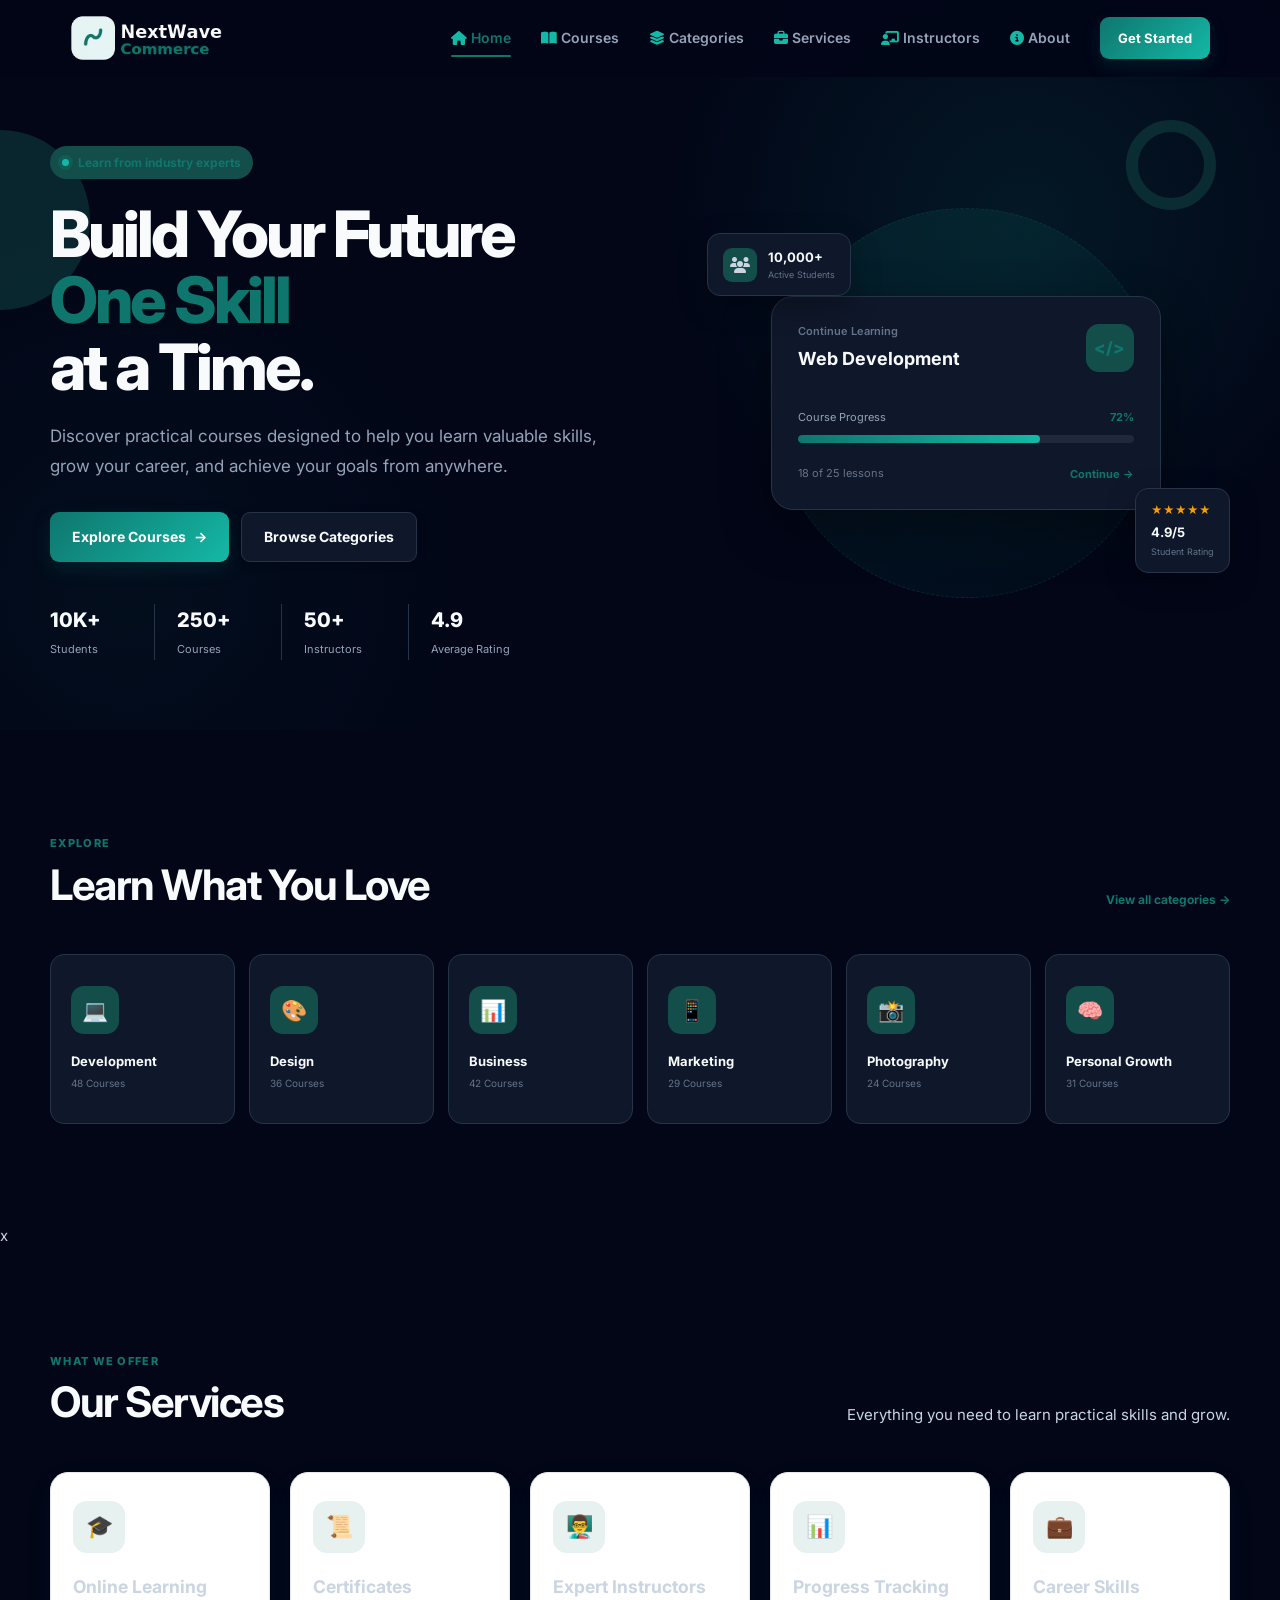
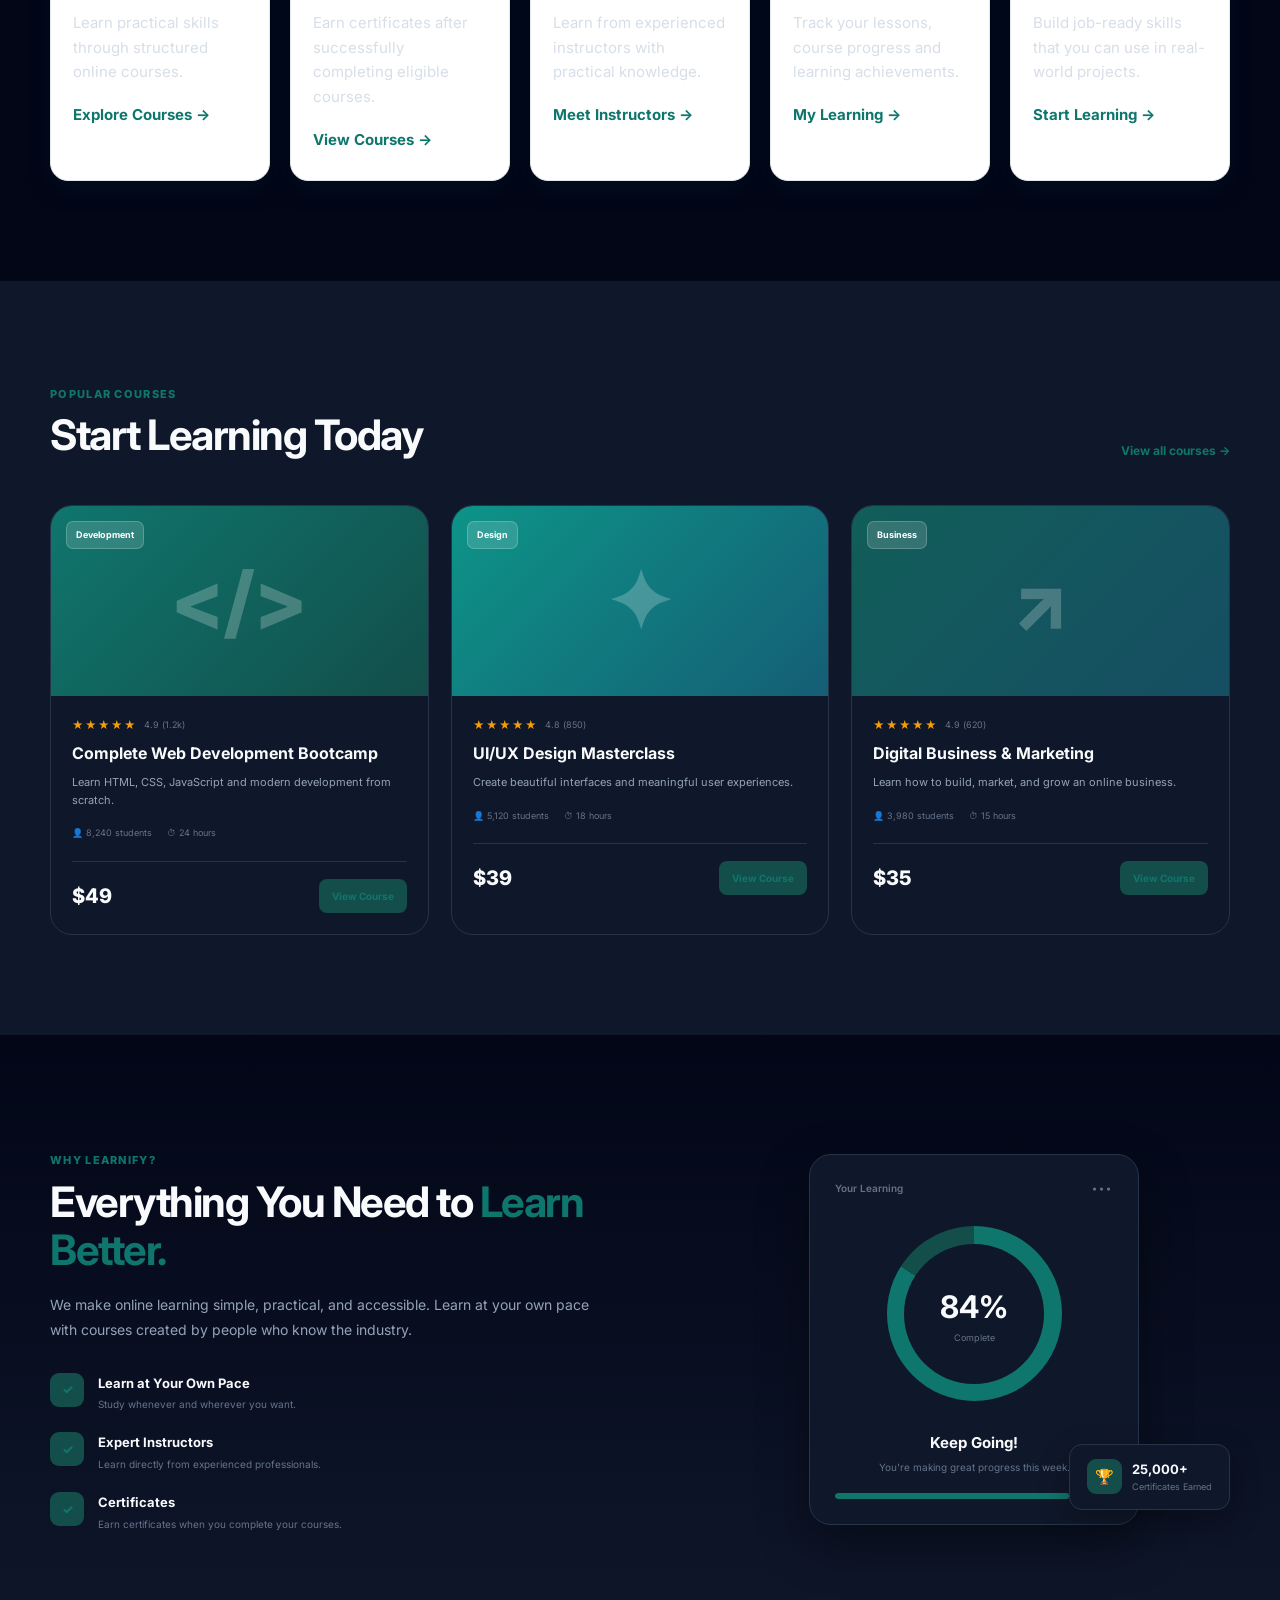
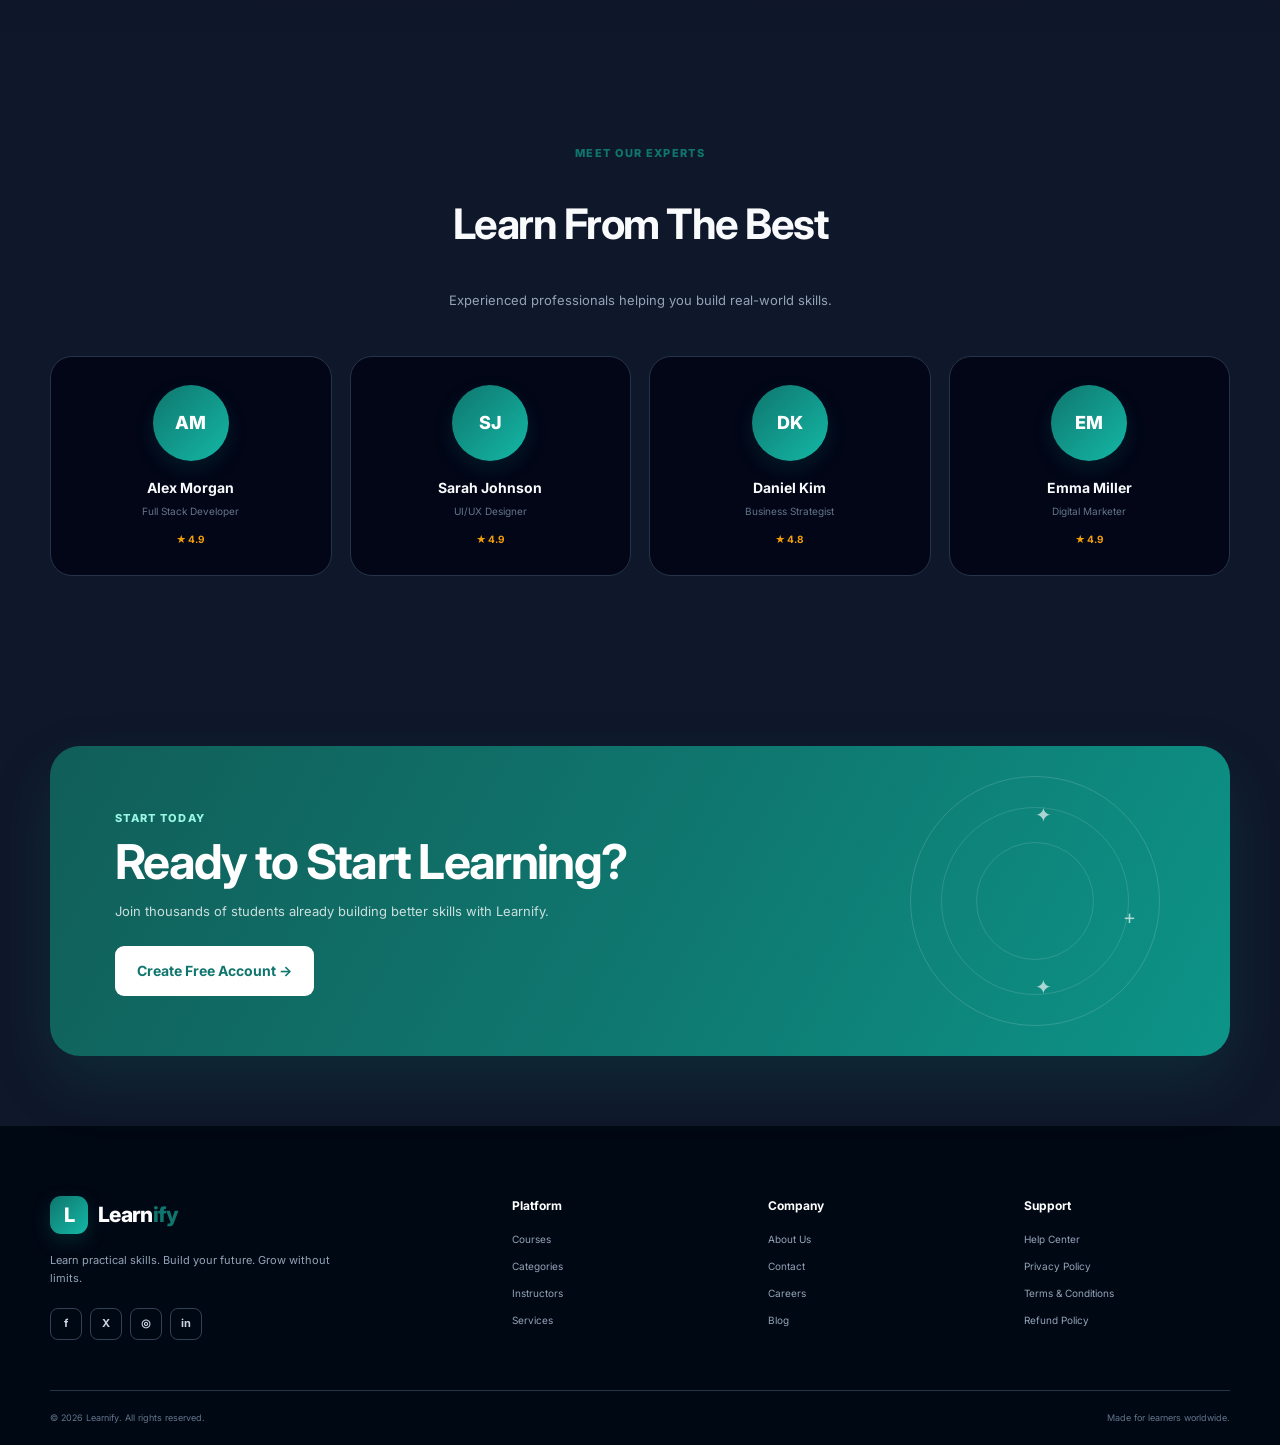
<file: frontend/index.html>
<!DOCTYPE html>
<html lang="en">
<head>
    <meta charset="UTF-8">

    <meta
        name="viewport"
        content="width=device-width, initial-scale=1.0"
    >

    <meta
        name="description"
        content="Learn new skills with premium online courses, expert instructors, and a powerful learning platform."
    >

    <meta
        name="theme-color"
        content="#0F766E"
    >

   <title>NextWave Commerce</title>
<link rel="icon" type="image/png" href="assets/cccc.png" sizes="128x128">
<link rel="apple-touch-icon" href="assets/cccc.png">
    <link
        rel="preconnect"
        href="https://fonts.googleapis.com"
    >
    <link
    rel="stylesheet"
    href="https://cdnjs.cloudflare.com/ajax/libs/font-awesome/6.5.2/css/all.min.css"
>

    <link
        rel="preconnect"
        href="https://fonts.gstatic.com"
        crossorigin
    >

    <link
        href="https://fonts.googleapis.com/css2?family=Inter:wght@400;500;600;700;800&display=swap"
        rel="stylesheet"
    >

    <!-- Main stylesheet -->
    <link
        rel="stylesheet"
        href="style.css"
    >

<style>
/* =========================
   SERVICES
========================= */
.services-section {
    padding: 100px 0;
}

.services-grid {
    display: grid;
    grid-template-columns: repeat(5, minmax(0, 1fr));
    gap: 20px;
    margin-top: 45px;
}

.service-card {
    padding: 28px 22px;
    border: 1px solid var(--border-color, #e5e7eb);
    border-radius: 18px;
    background: var(--card-bg, #ffffff);
    box-shadow: 0 10px 30px rgba(15, 118, 110, 0.07);
    transition: transform .25s ease, box-shadow .25s ease;
}

.service-card:hover {
    transform: translateY(-7px);
    box-shadow: 0 18px 40px rgba(15, 118, 110, 0.13);
}
/* =========================================================
  icon
  
   ========================================================= */

.active-icon {
    color: #14b8a6;
}

.service-icon {
    width: 52px;
    height: 52px;
    display: grid;
    place-items: center;
    border-radius: 14px;
    background: rgba(15, 118, 110, .10);
    color: #0f766e;
    font-size: 22px;
    margin-bottom: 20px;
}

.service-card h3 {
    margin: 0 0 10px;
}

.service-card p {
    margin: 0 0 18px;
    line-height: 1.65;
    opacity: .78;
}

.service-link {
    color: #0f766e;
    font-weight: 700;
    text-decoration: none;
}

@media (max-width: 1100px) {
    .services-grid {
        grid-template-columns: repeat(3, 1fr);
    }
}

@media (max-width: 700px) {
    .services-grid {
        grid-template-columns: repeat(2, 1fr);
    }
}

@media (max-width: 480px) {
    .services-grid {
        grid-template-columns: 1fr;
    }
}
</style>

</head>

<body>

    <!-- =========================
         PAGE LOADER
    ========================== -->

    <div
        class="page-loader"
        id="pageLoader"
        aria-hidden="true"
    >
        <div class="loader-spinner"></div>
        <span>Loading...</span>
    </div>


    <!-- =========================
         HEADER / NAVIGATION
    ========================== -->

    <header class="site-header" id="siteHeader">

        <div class="container nav-container">

    <!-- Logo -->
    <div class="container nav-container">

    <a href="index.html" class="brand" aria-label="NextWave Commerce Home">
        <img
            src="assets/for heard.png"
            alt="NextWave Commerce Logo"
            class="brand-logo"
        >
    </a>



            <!-- Desktop Navigation -->

            <nav
                class="main-navigation"
                id="mainNavigation"
                aria-label="Main navigation"
            >
                <a
                    href="#home"
                    class="nav-link active"
                >            <i class="fa-solid fa-house active-icon"></i>

                    Home
                </a>

                <a
                    href="#courses"
                    class="nav-link"
                >            <i class="fa-solid fa-book-open active-icon" ></i> 

                    Courses
                </a>

                <a
                    href="#categories"
                    class="nav-link"
                >        <i class="fa-solid fa-layer-group  active-icon"></i>

                    Categories
                </a>

                <a
                    href="#services"
                    class="nav-link"
                >            <i class="fa-solid fa-briefcase active-icon"></i> 

                    Services
                </a>

                <a
                    href="#instructors"
                    class="nav-link"
                >            <i class="fa-solid fa-chalkboard-user  active-icon"></i>

                    Instructors
                </a>

                <a
                    href="#about"
                    class="nav-link"
                >        <i class="fa-solid fa-circle-info active-icon"></i> 

                    About
                </a>
            </nav>


            <!-- Navigation Actions -->

            <div class="nav-actions">


                

                <a
                    href="user-panel/user-panel.html?register=true"
                    class="btn btn-primary signup-btn"
                >
                    Get Started
                </a>

            </div>


            <!-- Mobile Menu Button -->

            <button
                type="button"
                class="mobile-menu-btn"
                id="mobileMenuBtn"
                aria-label="Open navigation menu"
                aria-expanded="false"
            >
                <span></span>
                <span></span>
                <span></span>
            </button>

        </div>

    </header>


    <!-- =========================
         MOBILE NAVIGATION
    ========================== -->

    <div
        class="mobile-navigation"
        id="mobileNavigation"
    >

        <a href="#home" class="mobile-nav-link">
            <i class="fa-solid fa-house active-icon"></i>
            Home
        </a>

        <a href="#courses" class="mobile-nav-link">
            <i class="fa-solid fa-book-open active-icon" ></i> 
            Courses
        </a>

        <a href="#categories" class="mobile-nav-link">
        <i class="fa-solid fa-layer-group  active-icon"></i>
            Categories
        </a>

        <a href="#services" class="mobile-nav-link">

            <i class="fa-solid fa-briefcase active-icon"></i> 
            Services
        </a>

        <a href="#instructors" class="mobile-nav-link">

            <i class="fa-solid fa-chalkboard-user  active-icon"></i>
            Instructors
        </a>

        <a href="#about" class="mobile-nav-link">

        <i class="fa-solid fa-circle-info active-icon"></i> 
            About
        </a>

        <div class="mobile-nav-actions">

            <a
                href="user-panel/user-panel.html"
                class="btn btn-outline"
            >
                Login
            </a>

            <a
                href="user-panel/user-panel.html?register=true"
                class="btn btn-primary"
            >
                Get Started
            </a>

        </div>

    </div>


    <main>

        <!-- =========================
             HERO SECTION
        ========================== -->

        <section
            class="hero-section"
            id="home"
        >

            <div class="hero-background-shape shape-one"></div>
            <div class="hero-background-shape shape-two"></div>

            <div class="container hero-container">

                <div class="hero-content">

                    <div class="hero-badge">
                        <span class="badge-dot"></span>
                        Learn from industry experts
                    </div>

                    <h1>
                        Build Your Future
                        <span>One Skill</span>
                        at a Time.
                    </h1>

                    <p>
                        Discover practical courses designed to help you
                        learn valuable skills, grow your career, and achieve
                        your goals from anywhere.
                    </p>

                    <div class="hero-buttons">

                        <a
                            href="#courses"
                            class="btn btn-primary btn-large"
                        >
                            Explore Courses
                            <span>→</span>
                        </a>

                        <a
                            href="#categories"
                            class="btn btn-light btn-large"
                        >
                            Browse Categories
                        </a>

                    </div>


                    <!-- Hero Stats -->

                    <div class="hero-stats">

                        <div class="hero-stat">
                            <strong>10K+</strong>
                            <span>Students</span>
                        </div>

                        <div class="hero-stat">
                            <strong>250+</strong>
                            <span>Courses</span>
                        </div>

                        <div class="hero-stat">
                            <strong>50+</strong>
                            <span>Instructors</span>
                        </div>

                        <div class="hero-stat">
                            <strong>4.9</strong>
                            <span>Average Rating</span>
                        </div>

                    </div>

                </div>


                <!-- Hero Visual -->

                <div class="hero-visual">

                    <div class="hero-card main-learning-card">

                        <div class="learning-card-header">

                            <div>
                                <span class="small-label">
                                    Continue Learning
                                </span>

                                <h3>
                                    Web Development
                                </h3>
                            </div>

                            <div class="course-icon">
                                &lt;/&gt;
                            </div>

                        </div>


                        <div class="progress-area">

                            <div class="progress-info">
                                <span>Course Progress</span>
                                <strong>72%</strong>
                            </div>

                            <div class="progress-bar">
                                <span style="width: 72%;"></span>
                            </div>

                        </div>


                        <div class="learning-footer">

                            <span>
                                18 of 25 lessons
                            </span>

                            <button
                                type="button"
                                class="continue-btn"
                            >
                                Continue →
                            </button>

                        </div>

                    </div>


                    <!-- Floating Card -->

                    <div class="floating-card students-card">

                        <div class="floating-icon">
                            <i class="fa-solid fa-users"></i>
                        </div>

                        <div>
                            <strong>10,000+</strong>
                            <span>Active Students</span>
                        </div>

                    </div>


                    <div class="floating-card rating-card">

                        <div class="rating-stars">
                            ★★★★★
                        </div>

                        <strong>
                            4.9/5
                        </strong>

                        <span>
                            Student Rating
                        </span>

                    </div>


                    <!-- Decorative Circle -->

                    <div class="hero-circle">

                        <div class="circle-content">
                            <span>LEARN</span>
                            <strong>∞</strong>
                            <span>GROW</span>
                        </div>

                    </div>

                </div>

            </div>

        </section>


<!-- =========================
                   CATEGORIES
        ========================== -->


        <section
            class="section categories-section"
            id="categories"
        >

            <div class="container">

                <div class="section-heading">

                    <div>
                        <span class="section-label">
                            Explore
                        </span>

                        <h2>
                            Learn What You Love
                        </h2>
                    </div>

                    <a
                        href="#courses"
                        class="text-link"
                    >
                        View all categories →
                    </a>

                </div>


                <div class="categories-grid">

                    <a
                        href="#courses"
                        class="category-card"
                    >
                        <div class="category-icon">
                            💻
                        </div>

                        <h3>
                            Development
                        </h3>

                        <p>
                            48 Courses
                        </p>
                    </a>


                    <a
                        href="#courses"
                        class="category-card"
                    >
                        <div class="category-icon">
                            🎨
                        </div>

                        <h3>
                            Design
                        </h3>

                        <p>
                            36 Courses
                        </p>
                    </a>


                    <a
                        href="#courses"
                        class="category-card"
                    >
                        <div class="category-icon">
                            📊
                        </div>

                        <h3>
                            Business
                        </h3>

                        <p>
                            42 Courses
                        </p>
                    </a>


                    <a
                        href="#courses"
                        class="category-card"
                    >
                        <div class="category-icon">
                            📱
                        </div>

                        <h3>
                            Marketing
                        </h3>

                        <p>
                            29 Courses
                        </p>
                    </a>


                    <a
                        href="#courses"
                        class="category-card"
                    >
                        <div class="category-icon">
                            📸
                        </div>

                        <h3>
                            Photography
                        </h3>

                        <p>
                            24 Courses
                        </p>
                    </a>


                    <a
                        href="#courses"
                        class="category-card"
                    >
                        <div class="category-icon">
                            🧠
                        </div>

                        <h3>
                            Personal Growth
                        </h3>

                        <p>
                            31 Courses
                        </p>
                    </a>

                </div>

            </div>

        </section>

x
        <!-- =========================
             SERVICES
        ========================== -->
        <section class="section services-section" id="services">
            <div class="container">

                <div class="section-heading">
                    <div>
                        <span class="section-label">What We Offer</span>
                        <h2>Our <span>Services</span></h2>
                    </div>
                    <p>
                        Everything you need to learn practical skills and grow.
                    </p>
                </div>

                <div class="services-grid">

                    <article class="service-card">
                        <div class="service-icon">🎓</div>
                        <h3>Online Learning</h3>
                        <p>Learn practical skills through structured online courses.</p>
                        <a href="#courses" class="service-link">Explore Courses →</a>
                    </article>

                    <article class="service-card">
                        <div class="service-icon">📜</div>
                        <h3>Certificates</h3>
                        <p>Earn certificates after successfully completing eligible courses.</p>
                        <a href="#courses" class="service-link">View Courses →</a>
                    </article>

                    <article class="service-card">
                        <div class="service-icon">👨‍🏫</div>
                        <h3>Expert Instructors</h3>
                        <p>Learn from experienced instructors with practical knowledge.</p>
                        <a href="#instructors" class="service-link">Meet Instructors →</a>
                    </article>

                    <article class="service-card">
                        <div class="service-icon">📊</div>
                        <h3>Progress Tracking</h3>
                        <p>Track your lessons, course progress and learning achievements.</p>
                        <a href="user-panel/user-panel.html" class="service-link">My Learning →</a>
                    </article>

                    <article class="service-card">
                        <div class="service-icon">💼</div>
                        <h3>Career Skills</h3>
                        <p>Build job-ready skills that you can use in real-world projects.</p>
                        <a href="#courses" class="service-link">Start Learning →</a>
                    </article>

                </div>
            </div>
        </section>

        <!-- =========================
             FEATURED COURSES
        ========================== -->

        <section
            class="section courses-section"
            id="courses"
        >

            <div class="container">

                <div class="section-heading">

                    <div>
                        <span class="section-label">
                            Popular Courses
                        </span>

                        <h2>
                            Start Learning Today
                        </h2>
                    </div>

                    <a
                        href="#courses"
                        class="text-link"
                    >
                        View all courses →
                    </a>

                </div>


                <div class="courses-grid">

                    <!-- Course 1 -->

                    <article class="course-card">

                        <div class="course-thumbnail development-bg">

                            <span class="course-category">
                                Development
                            </span>

                            <div class="thumbnail-code">
                                &lt;/&gt;
                            </div>

                        </div>

                        <div class="course-content">

                            <div class="course-rating">
                                <span>★★★★★</span>
                                <small>
                                    4.9 (1.2k)
                                </small>
                            </div>

                            <h3>
                                Complete Web Development Bootcamp
                            </h3>

                            <p>
                                Learn HTML, CSS, JavaScript and modern
                                development from scratch.
                            </p>

                            <div class="course-meta">
                                <span>👤 8,240 students</span>
                                <span>⏱ 24 hours</span>
                            </div>

                            <div class="course-bottom">

                                <strong class="course-price">
                                    $49
                                </strong>

                                <a
                                    href="user-panel/user-panel.html"
                                    class="course-btn"
                                >
                                    View Course
                                </a>

                            </div>

                        </div>

                    </article>


                    <!-- Course 2 -->

                    <article class="course-card">

                        <div class="course-thumbnail design-bg">

                            <span class="course-category">
                                Design
                            </span>

                            <div class="thumbnail-code">
                                ✦
                            </div>

                        </div>

                        <div class="course-content">

                            <div class="course-rating">
                                <span>★★★★★</span>
                                <small>
                                    4.8 (850)
                                </small>
                            </div>

                            <h3>
                                UI/UX Design Masterclass
                            </h3>

                            <p>
                                Create beautiful interfaces and meaningful
                                user experiences.
                            </p>

                            <div class="course-meta">
                                <span>👤 5,120 students</span>
                                <span>⏱ 18 hours</span>
                            </div>

                            <div class="course-bottom">

                                <strong class="course-price">
                                    $39
                                </strong>

                                <a
                                    href="user-panel/user-panel.html"
                                    class="course-btn"
                                >
                                    View Course
                                </a>

                            </div>

                        </div>

                    </article>


                    <!-- Course 3 -->

                    <article class="course-card">

                        <div class="course-thumbnail business-bg">

                            <span class="course-category">
                                Business
                            </span>

                            <div class="thumbnail-code">
                                ↗
                            </div>

                        </div>

                        <div class="course-content">

                            <div class="course-rating">
                                <span>★★★★★</span>
                                <small>
                                    4.9 (620)
                                </small>
                            </div>

                            <h3>
                                Digital Business & Marketing
                            </h3>

                            <p>
                                Learn how to build, market, and grow an
                                online business.
                            </p>

                            <div class="course-meta">
                                <span>👤 3,980 students</span>
                                <span>⏱ 15 hours</span>
                            </div>

                            <div class="course-bottom">

                                <strong class="course-price">
                                    $35
                                </strong>

                                <a
                                    href="user-panel/user-panel.html"
                                    class="course-btn"
                                >
                                    View Course
                                </a>

                            </div>

                        </div>

                    </article>

                </div>

            </div>

        </section>


        <!-- =========================
             WHY CHOOSE US
        ========================== -->

        <section
            class="section benefits-section"
            id="about"
        >

            <div class="container benefits-container">

                <div class="benefits-content">

                    <span class="section-label">
                        Why Learnify?
                    </span>

                    <h2>
                        Everything You Need to
                        <span>Learn Better.</span>
                    </h2>

                    <p>
                        We make online learning simple, practical, and
                        accessible. Learn at your own pace with courses
                        created by people who know the industry.
                    </p>


                    <div class="benefit-list">

                        <div class="benefit-item">

                            <div class="benefit-icon">
                                ✓
                            </div>

                            <div>
                                <h3>
                                    Learn at Your Own Pace
                                </h3>

                                <p>
                                    Study whenever and wherever you want.
                                </p>
                            </div>

                        </div>


                        <div class="benefit-item">

                            <div class="benefit-icon">
                                ✓
                            </div>

                            <div>
                                <h3>
                                    Expert Instructors
                                </h3>

                                <p>
                                    Learn directly from experienced
                                    professionals.
                                </p>
                            </div>

                        </div>


                        <div class="benefit-item">

                            <div class="benefit-icon">
                                ✓
                            </div>

                            <div>
                                <h3>
                                    Certificates
                                </h3>

                                <p>
                                    Earn certificates when you complete
                                    your courses.
                                </p>
                            </div>

                        </div>

                    </div>

                </div>


                <div class="benefits-visual">

                    <div class="achievement-card">

                        <div class="achievement-top">
                            <span>
                                Your Learning
                            </span>

                            <span class="achievement-menu">
                                •••
                            </span>
                        </div>


                        <div class="achievement-circle">

                            <div>
                                <strong>
                                    84%
                                </strong>

                                <span>
                                    Complete
                                </span>
                            </div>

                        </div>


                        <div class="achievement-info">

                            <h3>
                                Keep Going!
                            </h3>

                            <p>
                                You're making great progress this week.
                            </p>

                        </div>


                        <div class="mini-progress">
                            <span style="width: 84%;"></span>
                        </div>

                    </div>


                    <div class="mini-stat-card">

                        <span class="mini-stat-icon">
                            🏆
                        </span>

                        <div>
                            <strong>
                                25,000+
                            </strong>

                            <span>
                                Certificates Earned
                            </span>
                        </div>

                    </div>

                </div>

            </div>

        </section>


        <!-- =========================
             INSTRUCTORS
        ========================== -->

        <section
            class="section instructors-section"
            id="instructors"
        >

            <div class="container">

                <div class="section-heading centered-heading">

                    <span class="section-label">
                        Meet Our Experts
                    </span>

                    <h2>
                        Learn From The Best
                    </h2>

                    <p>
                        Experienced professionals helping you build
                        real-world skills.
                    </p>

                </div>


                <div class="instructors-grid">

                    <div class="instructor-card">

                        <div class="instructor-avatar">
                            AM
                        </div>

                        <h3>
                            Alex Morgan
                        </h3>

                        <span>
                            Full Stack Developer
                        </span>

                        <div class="instructor-rating">
                            ★ 4.9
                        </div>

                    </div>


                    <div class="instructor-card">

                        <div class="instructor-avatar">
                            SJ
                        </div>

                        <h3>
                            Sarah Johnson
                        </h3>

                        <span>
                            UI/UX Designer
                        </span>

                        <div class="instructor-rating">
                            ★ 4.9
                        </div>

                    </div>


                    <div class="instructor-card">

                        <div class="instructor-avatar">
                            DK
                        </div>

                        <h3>
                            Daniel Kim
                        </h3>

                        <span>
                            Business Strategist
                        </span>

                        <div class="instructor-rating">
                            ★ 4.8
                        </div>

                    </div>


                    <div class="instructor-card">

                        <div class="instructor-avatar">
                            EM
                        </div>

                        <h3>
                            Emma Miller
                        </h3>

                        <span>
                            Digital Marketer
                        </span>

                        <div class="instructor-rating">
                            ★ 4.9
                        </div>

                    </div>

                </div>

            </div>

        </section>


        <!-- =========================
             CTA
        ========================== -->

        <section class="cta-section">

            <div class="container">

                <div class="cta-box">

                    <div class="cta-content">

                        <span class="section-label">
                            Start Today
                        </span>

                        <h2>
                            Ready to Start
                            Learning?
                        </h2>

                        <p>
                            Join thousands of students already building
                            better skills with Learnify.
                        </p>

                        <a
                            href="user-panel/user-panel.html?register=true"
                            class="btn btn-white btn-large"
                        >
                            Create Free Account →
                        </a>

                    </div>

                    <div class="cta-decoration">
                        <span>✦</span>
                        <span>+</span>
                        <span>✦</span>
                    </div>

                </div>

            </div>

        </section>

    </main>


    <!-- =========================
         FOOTER
    ========================== -->

    <footer class="site-footer">

        <div class="container footer-grid">

            <div class="footer-brand">

                <a
                    href="index.html"
                    class="brand footer-logo"
                >
                    <span class="brand-icon">
                        L
                    </span>

                    <span class="brand-text">
                        Learn<span>ify</span>
                    </span>
                </a>

                <p>
                    Learn practical skills. Build your future.
                    Grow without limits.
                </p>

                <div class="social-links">

                    <a href="#" aria-label="Facebook">
                        f
                    </a>

                    <a href="#" aria-label="Twitter">
                        X
                    </a>

                    <a href="#" aria-label="Instagram">
                        ◎
                    </a>

                    <a href="#" aria-label="LinkedIn">
                        in
                    </a>

                </div>

            </div>


            <div class="footer-column">

                <h3>
                    Platform
                </h3>

                <a href="#courses">
                    Courses
                </a>

                <a href="#categories">
                    Categories
                </a>

                <a href="#instructors">
                    Instructors
                </a>

                <a href="#services">
                    Services
                </a>

            </div>


            <div class="footer-column">

                <h3>
                    Company
                </h3>

                <a href="#about">
                    About Us
                </a>

                <a href="#">
                    Contact
                </a>

                <a href="#">
                    Careers
                </a>

                <a href="#">
                    Blog
                </a>

            </div>


            <div class="footer-column">

                <h3>
                    Support
                </h3>

                <a href="#">
                    Help Center
                </a>

                <a href="#">
                    Privacy Policy
                </a>

                <a href="#">
                    Terms & Conditions
                </a>

                <a href="#">
                    Refund Policy
                </a>

            </div>

        </div>


        <div class="container footer-bottom">

            <p>
                © <span id="currentYear"></span>
                Learnify. All rights reserved.
            </p>

            <p>
                Made for learners worldwide.
            </p>

        </div>

    </footer>


    <!-- Main JavaScript -->

    <script src="script.js"></script>

</body>
</html>
</file>
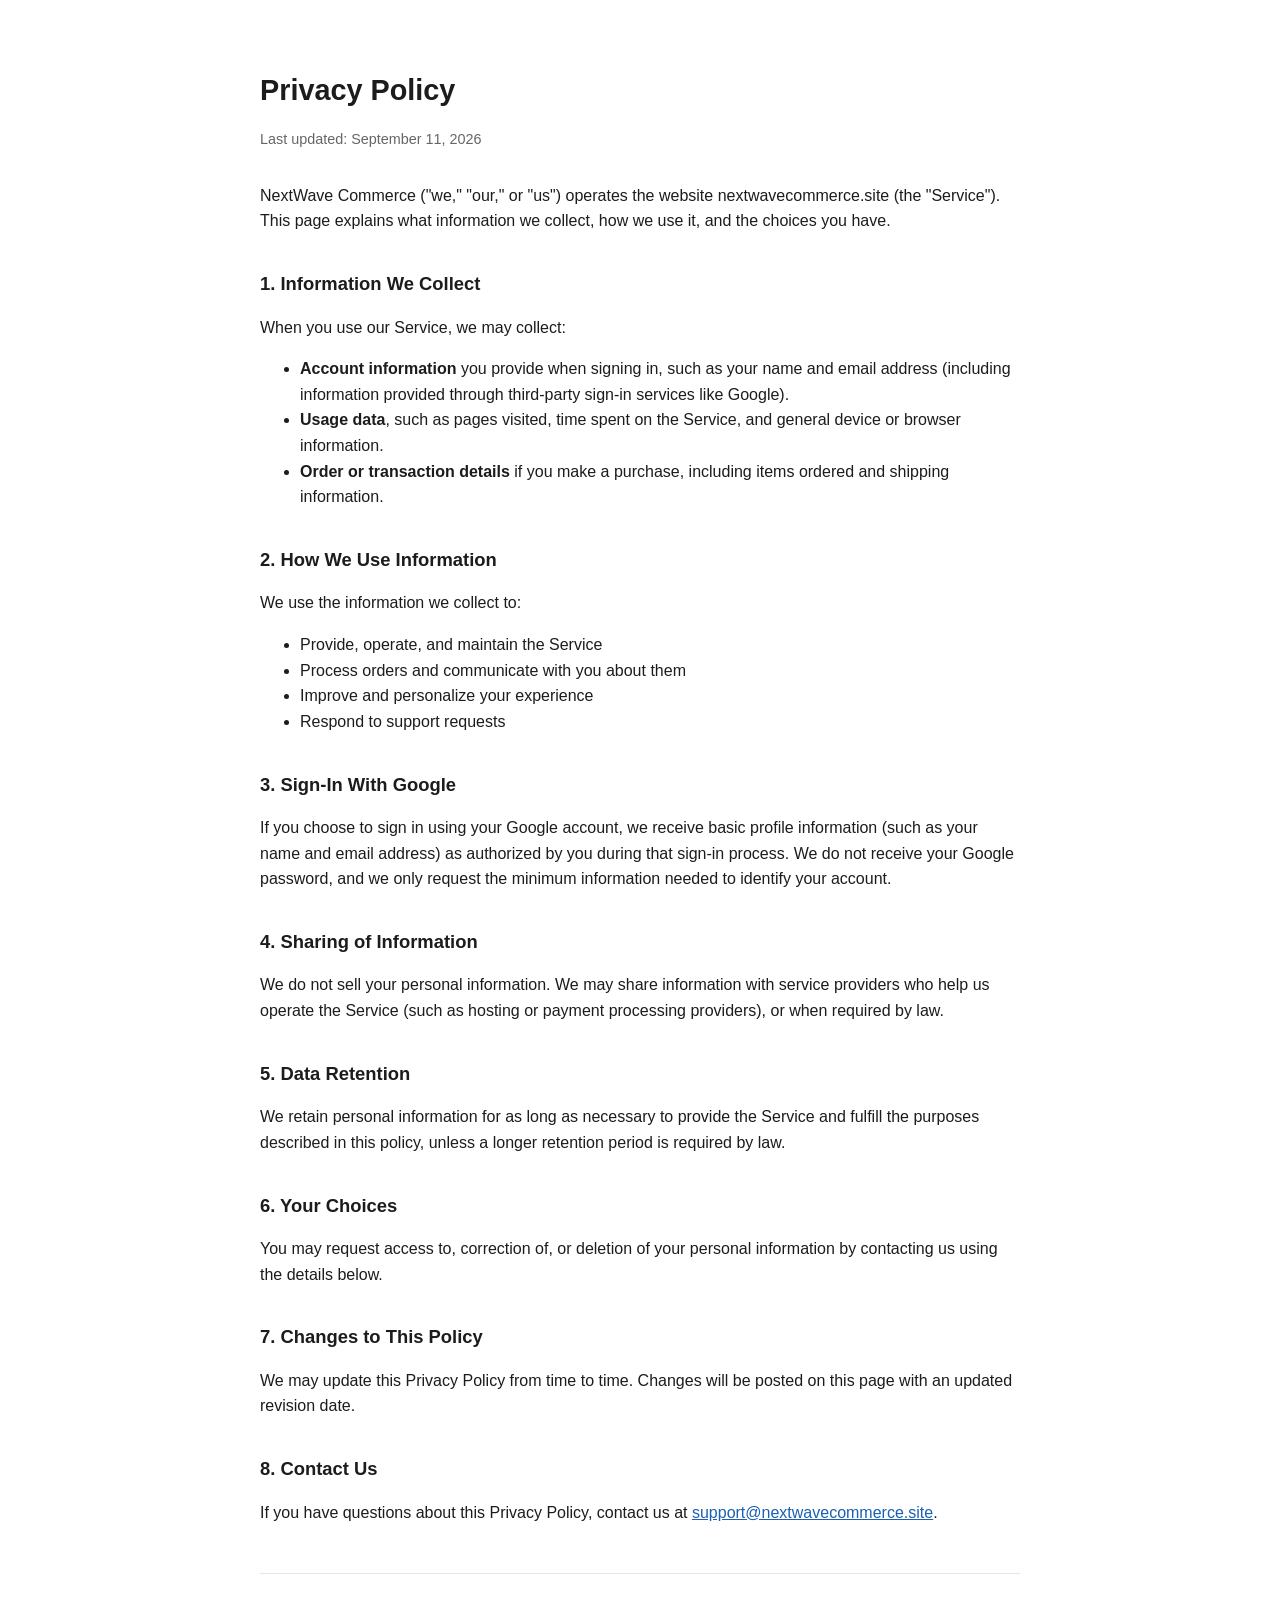
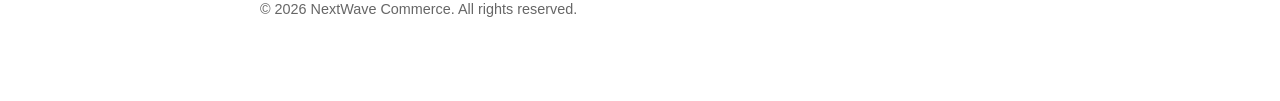
<file: frontend/privacy.html>
<!DOCTYPE html>
<html lang="en">
<head>
<meta charset="UTF-8">
<meta name="viewport" content="width=device-width, initial-scale=1.0">
<title>Privacy Policy — NextWave Commerce</title>
<style>
  body {
    font-family: -apple-system, BlinkMacSystemFont, "Segoe UI", Roboto, sans-serif;
    max-width: 760px;
    margin: 0 auto;
    padding: 48px 24px 80px;
    line-height: 1.6;
    color: #1c1c1c;
    background: #ffffff;
  }
  h1 {
    font-size: 1.8rem;
    margin-bottom: 0.25rem;
  }
  .updated {
    color: #666;
    font-size: 0.9rem;
    margin-bottom: 2rem;
  }
  h2 {
    font-size: 1.15rem;
    margin-top: 2.2rem;
    margin-bottom: 0.6rem;
  }
  p, li {
    font-size: 1rem;
  }
  a {
    color: #1a5fb4;
  }
  footer {
    margin-top: 3rem;
    padding-top: 1.5rem;
    border-top: 1px solid #e5e5e5;
    font-size: 0.9rem;
    color: #666;
  }
</style>
</head>
<body>

<h1>Privacy Policy</h1>
<p class="updated">Last updated: September 11, 2026</p>

<p>NextWave Commerce ("we," "our," or "us") operates the website nextwavecommerce.site (the "Service"). This page explains what information we collect, how we use it, and the choices you have.</p>

<h2>1. Information We Collect</h2>
<p>When you use our Service, we may collect:</p>
<ul>
  <li><strong>Account information</strong> you provide when signing in, such as your name and email address (including information provided through third-party sign-in services like Google).</li>
  <li><strong>Usage data</strong>, such as pages visited, time spent on the Service, and general device or browser information.</li>
  <li><strong>Order or transaction details</strong> if you make a purchase, including items ordered and shipping information.</li>
</ul>

<h2>2. How We Use Information</h2>
<p>We use the information we collect to:</p>
<ul>
  <li>Provide, operate, and maintain the Service</li>
  <li>Process orders and communicate with you about them</li>
  <li>Improve and personalize your experience</li>
  <li>Respond to support requests</li>
</ul>

<h2>3. Sign-In With Google</h2>
<p>If you choose to sign in using your Google account, we receive basic profile information (such as your name and email address) as authorized by you during that sign-in process. We do not receive your Google password, and we only request the minimum information needed to identify your account.</p>

<h2>4. Sharing of Information</h2>
<p>We do not sell your personal information. We may share information with service providers who help us operate the Service (such as hosting or payment processing providers), or when required by law.</p>

<h2>5. Data Retention</h2>
<p>We retain personal information for as long as necessary to provide the Service and fulfill the purposes described in this policy, unless a longer retention period is required by law.</p>

<h2>6. Your Choices</h2>
<p>You may request access to, correction of, or deletion of your personal information by contacting us using the details below.</p>

<h2>7. Changes to This Policy</h2>
<p>We may update this Privacy Policy from time to time. Changes will be posted on this page with an updated revision date.</p>

<h2>8. Contact Us</h2>
<p>If you have questions about this Privacy Policy, contact us at <a href="mailto:support@nextwavecommerce.site">support@nextwavecommerce.site</a>.</p>

<footer>
  &copy; 2026 NextWave Commerce. All rights reserved.
</footer>

</body>
</html>
</file>
<file: frontend/style.css>
/* =========================================================
   LEARNIFY COURSE WEBSITE
   Main Stylesheet
   Theme: Teal / Navy / White
   ========================================================= */


/* =========================================================
   1. ROOT VARIABLES
   ========================================================= */

:root {
    --primary: #0f766e;
    --primary-light: #14b8a6;
    --primary-dark: #115e59;
    --primary-soft: #134e4a;

    --dark: #f8fafc;
    --dark-2: #e2e8f0;

    --text: #cbd5e1;
    --text-light: #94a3b8;
    --text-muted: #64748b;

    --white: #0f172a;
    --background: #020617;
    --surface: #0f172a;
    --surface-2: #1e293b;

    --border: #263449;

    --success: #10b981;
    --warning: #f59e0b;
    --danger: #ef4444;

    --shadow-sm:
        0 2px 8px rgba(0, 0, 0, 0.25);

    --shadow:
        0 10px 30px rgba(0, 0, 0, 0.3);

    --shadow-lg:
        0 20px 50px rgba(0, 0, 0, 0.4);

    --radius-sm: 8px;
    --radius: 14px;
    --radius-lg: 22px;
    --radius-xl: 30px;

    --container: 1180px;

    --transition: 0.25s ease;
}


/* =========================================================
   RESET
   ========================================================= */

* {
    margin: 0;
    padding: 0;
    box-sizing: border-box;
}

html {
    scroll-behavior: smooth;
    scroll-padding-top: 90px;
}

body {
    font-family: "Inter", sans-serif;
    font-size: 15px;
    line-height: 1.6;
    color: var(--text);
    background: var(--background);
    overflow-x: hidden;
}

body,
button,
a,
input,
textarea,
select {
    font-family: "Inter", sans-serif;
}

a {
    color: inherit;
    text-decoration: none;
}

button {
    border: 0;
    cursor: pointer;
}

img {
    max-width: 68%;
    display: block;
}

ul,
ol {
    list-style: none;
}


/* =========================================================
   4. COMMON CONTAINER
   ========================================================= */

.container {
    width: min(
        calc(100% - 40px),
        var(--container)
    );

    margin-inline: auto;
}


/* =========================================================
   5. PAGE LOADER
   ========================================================= */

.page-loader {
    position: fixed;
    inset: 0;
    z-index: 9999;

    display: flex;
    flex-direction: column;
    align-items: center;
    justify-content: center;

    gap: 12px;

    background: var(--background);

    color: var(--primary);

    transition:
        opacity 0.4s ease,
        visibility 0.4s ease;
}

.page-loader.hidden {
    opacity: 0;
    visibility: hidden;
}

.loader-spinner {
    width: 42px;
    height: 42px;

    border: 3px solid var(--primary-soft);
    border-top-color: var(--primary);

    border-radius: 50%;

    animation: spin 0.8s linear infinite;
}

@keyframes spin {
    to {
        transform: rotate(360deg);
    }
}


/* =========================================================
   6. HEADER
   ========================================================= */

.site-header {
    position: fixed;
    top: 0;
    left: 0;

    width: 100%;
    z-index: 1000;

    background: rgba(255, 255, 255, 0.92);

    border-bottom: 1px solid transparent;

    backdrop-filter: blur(14px);
    -webkit-backdrop-filter: blur(14px);

    transition:
        background var(--transition),
        border-color var(--transition),
        box-shadow var(--transition);
}

.dark-mode .site-header {
    background: rgba(2, 6, 23, 0.92);
}

.site-header.scrolled {
    border-color: var(--border);
    box-shadow: var(--shadow-sm);
}

.nav-container {
    height: 76px;

    display: flex;
    align-items: center;
    justify-content: space-between;

    gap: 30px;
}


/* =========================================================
   7. BRAND
   ========================================================= */

.brand {
    display: inline-flex;
    align-items: center;

    gap: 10px;

    flex-shrink: 0;
}

.brand-icon {
    width: 38px;
    height: 38px;

    display: grid;
    place-items: center;

    border-radius: 11px;

    color: #ffffff;

    font-size: 20px;
    font-weight: 800;

    background:
        linear-gradient(
            135deg,
            var(--primary),
            var(--primary-light)
        );

    box-shadow:
        0 7px 18px rgba(15, 118, 110, 0.25);
}

.brand-text {
    color: var(--dark);

    font-size: 21px;
    font-weight: 800;

    letter-spacing: -0.7px;
}

.brand-text span {
    color: var(--primary);
}


/* =========================================================
   8. DESKTOP NAVIGATION
   ========================================================= */

.main-navigation {
    display: flex;
    align-items: center;

    gap: 30px;

    margin-left: auto;
}

.nav-link {
    position: relative;

    color: var(--text-light);

    font-size: 14px;
    font-weight: 600;

    transition: color var(--transition);
}

.nav-link:hover,
.nav-link.active {
    color: var(--primary);
}

.nav-link::after {
    content: "";

    position: absolute;

    left: 0;
    bottom: -8px;

    width: 0;
    height: 2px;

    border-radius: 10px;

    background: var(--primary);

    transition: width var(--transition);
}

.nav-link:hover::after,
.nav-link.active::after {
    width: 100%;
}


/* =========================================================
   9. NAV ACTIONS
   ========================================================= */

.nav-actions {
    display: flex;
    align-items: center;

    gap: 10px;
}

.theme-toggle {
    width: 40px;
    height: 40px;

    display: grid;
    place-items: center;

    border-radius: 50%;

    color: var(--dark);

    background: var(--surface-2);

    font-size: 18px;

    transition:
        background var(--transition),
        transform var(--transition);
}

.theme-toggle:hover {
    background: var(--primary-soft);
    transform: rotate(15deg);
}


/* =========================================================
   10. BUTTONS
   ========================================================= */

.btn {
    min-height: 42px;

    display: inline-flex;
    align-items: center;
    justify-content: center;

    gap: 8px;

    padding: 10px 18px;

    border-radius: 9px;

    font-size: 13px;
    font-weight: 700;

    transition:
        transform var(--transition),
        box-shadow var(--transition),
        background var(--transition),
        color var(--transition),
        border-color var(--transition);
}

.btn:hover {
    transform: translateY(-2px);
}

.btn-primary {
    color: #ffffff;

    background:
        linear-gradient(
            135deg,
            var(--primary),
            var(--primary-light)
        );

    box-shadow:
        0 7px 18px rgba(15, 118, 110, 0.18);
}

.btn-primary:hover {
    box-shadow:
        0 12px 25px rgba(15, 118, 110, 0.28);
}

.btn-outline {
    color: var(--primary);

    border: 1px solid var(--primary);

    background: transparent;
}

.btn-outline:hover {
    color: #ffffff;
    background: var(--primary);
}

.btn-light {
    color: var(--dark);
    background: var(--surface);

    border: 1px solid var(--border);

    box-shadow: var(--shadow-sm);
}

.btn-light:hover {
    border-color: var(--primary);
    color: var(--primary);
}

.btn-white {
    color: var(--primary);
    background: #ffffff;
}

.btn-white:hover {
    background: #f1f5f9;
}

.btn-large {
    min-height: 50px;
    padding: 13px 22px;

    font-size: 14px;
}


/* =========================================================
   11. MOBILE MENU BUTTON
   ========================================================= */

.mobile-menu-btn {
    width: 42px;
    height: 42px;

    display: none;
    flex-direction: column;
    justify-content: center;
    align-items: center;

    gap: 5px;

    border-radius: 9px;

    background: var(--surface-2);
}

.mobile-menu-btn span {
    width: 21px;
    height: 2px;

    border-radius: 5px;

    background: var(--dark);

    transition:
        transform var(--transition),
        opacity var(--transition);
}

.mobile-menu-btn.active span:nth-child(1) {
    transform: translateY(7px) rotate(45deg);
}

.mobile-menu-btn.active span:nth-child(2) {
    opacity: 0;
}

.mobile-menu-btn.active span:nth-child(3) {
    transform: translateY(-7px) rotate(-45deg);
}


/* =========================================================
   12. MOBILE NAVIGATION
   ========================================================= */

.mobile-navigation {
    position: fixed;

    top: 76px;
    left: 0;

    width: 100%;

    z-index: 999;

    display: none;
    flex-direction: column;

    padding: 20px;

    background: var(--surface);

    border-bottom: 1px solid var(--border);

    box-shadow: var(--shadow-lg);
}

.mobile-navigation.open {
    display: flex;
}

.mobile-nav-link {
    padding: 13px 4px;

    color: var(--text);

    font-weight: 600;

    border-bottom: 1px solid var(--border);
}

.mobile-nav-link:hover {
    color: var(--primary);
}

.mobile-nav-actions {
    display: grid;
    grid-template-columns: 1fr 1fr;

    gap: 10px;

    padding-top: 18px;
}


/* =========================================================
   13. HERO
   ========================================================= */

.hero-section {
    position: relative;

    min-height: 730px;

    display: flex;
    align-items: center;

    padding-top: 76px;

    overflow: hidden;

    background:
        radial-gradient(
            circle at 80% 30%,
            rgba(20, 184, 166, 0.10),
            transparent 32%
        ),

        radial-gradient(
            circle at 10% 80%,
            rgba(15, 118, 110, 0.07),
            transparent 28%
        );
}

.hero-container {
    position: relative;
    z-index: 2;

    display: grid;
    grid-template-columns:
        minmax(0, 1fr)
        minmax(420px, 0.9fr);

    align-items: center;

    gap: 65px;
}

.hero-content {
    padding: 60px 0;
}

.hero-badge {
    width: fit-content;

    display: inline-flex;
    align-items: center;

    gap: 9px;

    margin-bottom: 22px;
    padding: 7px 12px;

    color: var(--primary);

    background: var(--primary-soft);

    border-radius: 100px;

    font-size: 12px;
    font-weight: 700;
}

.badge-dot {
    width: 7px;
    height: 7px;

    border-radius: 50%;

    background: var(--primary-light);

    box-shadow:
        0 0 0 4px rgba(20, 184, 166, 0.12);
}

.hero-content h1 {
    max-width: 670px;

    color: var(--dark);

    font-size: clamp(
        42px,
        5vw,
        68px
    );

    line-height: 1.04;

    letter-spacing: -3px;

    font-weight: 800;
}

.hero-content h1 span {
    display: block;

    color: var(--primary);
}

.hero-content > p {
    max-width: 570px;

    margin-top: 22px;

    color: var(--text-light);

    font-size: 17px;

    line-height: 1.75;
}

.hero-buttons {
    display: flex;
    flex-wrap: wrap;

    gap: 12px;

    margin-top: 30px;
}


/* =========================================================
   14. HERO STATS
   ========================================================= */

.hero-stats {
    display: flex;

    margin-top: 42px;
}

.hero-stat {
    min-width: 105px;

    padding-right: 22px;
    margin-right: 22px;

    border-right: 1px solid var(--border);
}

.hero-stat:last-child {
    padding-right: 0;
    margin-right: 0;

    border-right: 0;
}

.hero-stat strong {
    display: block;

    color: var(--dark);

    font-size: 20px;
    font-weight: 800;
}

.hero-stat span {
    color: var(--text-light);

    font-size: 11px;
}


/* =========================================================
   15. HERO VISUAL
   ========================================================= */

.hero-visual {
    position: relative;

    min-height: 510px;

    display: flex;
    align-items: center;
    justify-content: center;
}

.hero-card {
    position: relative;
    z-index: 5;

    width: 390px;

    padding: 26px;

    background: var(--surface);

    border: 1px solid var(--border);

    border-radius: var(--radius-lg);

    box-shadow: var(--shadow-lg);

    animation:
        heroFloat 5s ease-in-out infinite;
}

@keyframes heroFloat {
    0%,
    100% {
        transform: translateY(0);
    }

    50% {
        transform: translateY(-8px);
    }
}

.learning-card-header {
    display: flex;
    justify-content: space-between;
    align-items: center;

    gap: 15px;
}

.small-label {
    display: block;

    margin-bottom: 4px;

    color: var(--text-muted);

    font-size: 11px;
    font-weight: 600;
}

.learning-card-header h3 {
    color: var(--dark);

    font-size: 18px;
}

.course-icon {
    width: 48px;
    height: 48px;

    display: grid;
    place-items: center;

    flex-shrink: 0;

    color: var(--primary);

    background: var(--primary-soft);

    border-radius: 13px;

    font-size: 17px;
    font-weight: 800;
}

.progress-area {
    margin-top: 35px;
}

.progress-info {
    display: flex;
    justify-content: space-between;

    margin-bottom: 9px;

    color: var(--text-light);

    font-size: 11px;
}

.progress-info strong {
    color: var(--primary);
}

.progress-bar {
    width: 100%;
    height: 8px;

    overflow: hidden;

    background: var(--surface-2);

    border-radius: 20px;
}

.progress-bar span {
    display: block;

    height: 100%;

    border-radius: inherit;

    background:
        linear-gradient(
            90deg,
            var(--primary),
            var(--primary-light)
        );
}

.learning-footer {
    display: flex;
    align-items: center;
    justify-content: space-between;

    margin-top: 22px;

    color: var(--text-muted);

    font-size: 11px;
}

.continue-btn {
    color: var(--primary);

    background: transparent;

    font-size: 11px;
    font-weight: 700;
}

.continue-btn:hover {
    text-decoration: underline;
}


/* =========================================================
   16. FLOATING HERO CARDS
   ========================================================= */

.floating-card {
    position: absolute;
    z-index: 7;

    display: flex;
    align-items: center;

    gap: 11px;

    padding: 13px 15px;

    background: var(--surface);

    border: 1px solid var(--border);

    border-radius: 13px;

    box-shadow: var(--shadow);

    animation: floating 4s ease-in-out infinite;
}

.floating-card strong {
    display: block;

    color: var(--dark);

    font-size: 13px;
}

.floating-card span {
    display: block;

    color: var(--text-muted);

    font-size: 9px;
}

.floating-icon {
    width: 34px;
    height: 34px;

    display: grid;
    place-items: center;

    border-radius: 9px;

    background: var(--primary-soft);

    font-size: 16px;
}

.students-card {
    top: 85px;
    left: 5px;
}

.rating-card {
    right: 0;
    bottom: 85px;

    flex-direction: column;
    align-items: flex-start;

    gap: 2px;

    animation-delay: 1s;
}

.rating-stars {
    color: #f59e0b;

    font-size: 11px;
}

.hero-circle {
    position: absolute;

    width: 390px;
    height: 390px;

    border-radius: 50%;

    background:
        linear-gradient(
            135deg,
            rgba(20, 184, 166, 0.11),
            rgba(15, 118, 110, 0.04)
        );

    border: 1px dashed rgba(15, 118, 110, 0.22);
}

.circle-content {
    position: absolute;

    inset: 0;

    display: flex;
    align-items: center;
    justify-content: center;

    flex-direction: column;

    color: var(--primary);

    opacity: 0.55;
}

.circle-content strong {
    font-size: 60px;
    line-height: 1;
}

.circle-content span {
    font-size: 9px;
    letter-spacing: 4px;
}

@keyframes floating {
    0%,
    100% {
        transform: translateY(0);
    }

    50% {
        transform: translateY(-9px);
    }
}


/* =========================================================
   17. DECORATIVE HERO SHAPES
   ========================================================= */

.hero-background-shape {
    position: absolute;

    border-radius: 50%;

    pointer-events: none;
}

.shape-one {
    width: 180px;
    height: 180px;

    top: 130px;
    left: -90px;

    background: var(--primary-soft);

    opacity: 0.45;
}

.shape-two {
    width: 90px;
    height: 90px;

    right: 5%;
    top: 120px;

    border: 12px solid var(--primary-soft);

    opacity: 0.45;
}


/* =========================================================
   18. TRUSTED SECTION
   ========================================================= */

.trusted-section {
    padding: 28px 0;

    border-top: 1px solid var(--border);
    border-bottom: 1px solid var(--border);

    background: var(--surface);
}

.trusted-title {
    margin-bottom: 18px;

    text-align: center;

    color: var(--text-muted);

    font-size: 10px;
    font-weight: 700;

    text-transform: uppercase;
    letter-spacing: 1.4px;
}

.trusted-logos {
    display: flex;
    align-items: center;
    justify-content: space-between;

    gap: 20px;

    color: var(--text-muted);

    font-size: 15px;
    font-weight: 800;
    letter-spacing: -0.5px;

    opacity: 0.65;
}


/* =========================================================
   19. GENERAL SECTIONS
   ========================================================= */

.section {
    padding: 100px 0;
}

.section-heading {
    display: flex;
    align-items: flex-end;
    justify-content: space-between;

    gap: 30px;

    margin-bottom: 45px;
}

.section-label {
    display: inline-block;

    margin-bottom: 8px;

    color: var(--primary);

    font-size: 11px;
    font-weight: 800;

    text-transform: uppercase;
    letter-spacing: 1.3px;
}

.section-heading h2,
.benefits-content h2,
.centered-heading h2 {
    color: var(--dark);

    font-size: clamp(28px, 3.3vw, 42px);

    line-height: 1.15;

    letter-spacing: -1.5px;
}

.text-link {
    flex-shrink: 0;

    color: var(--primary);

    font-size: 12px;
    font-weight: 700;
}

.text-link:hover {
    text-decoration: underline;
}


/* =========================================================
   20. CATEGORIES
   ========================================================= */

.categories-grid {
    display: grid;

    grid-template-columns:
        repeat(6, 1fr);

    gap: 14px;
}

.category-card {
    min-height: 170px;

    display: flex;
    flex-direction: column;
    justify-content: center;

    padding: 20px;

    background: var(--surface);

    border: 1px solid var(--border);

    border-radius: var(--radius);

    transition:
        transform var(--transition),
        border-color var(--transition),
        box-shadow var(--transition);
}

.category-card:hover {
    transform: translateY(-5px);

    border-color: rgba(20, 184, 166, 0.5);

    box-shadow: var(--shadow);
}

.category-icon {
    width: 48px;
    height: 48px;

    display: grid;
    place-items: center;

    margin-bottom: 17px;

    border-radius: 13px;

    background: var(--primary-soft);

    font-size: 21px;
}

.category-card h3 {
    color: var(--dark);

    font-size: 13px;
}

.category-card p {
    margin-top: 3px;

    color: var(--text-muted);

    font-size: 10px;
}


/* =========================================================
   21. COURSES
   ========================================================= */

.courses-section {
    background: var(--surface);
}

.courses-grid {
    display: grid;

    grid-template-columns:
        repeat(3, 1fr);

    gap: 22px;
}

.course-card {
    overflow: hidden;

    background: var(--surface);

    border: 1px solid var(--border);

    border-radius: var(--radius-lg);

    transition:
        transform var(--transition),
        box-shadow var(--transition);
}

.course-card:hover {
    transform: translateY(-6px);
    box-shadow: var(--shadow-lg);
}

.course-thumbnail {
    height: 190px;

    position: relative;

    display: flex;
    align-items: center;
    justify-content: center;

    overflow: hidden;
}

.development-bg {
    background:
        linear-gradient(
            135deg,
            #0f766e,
            #134e4a
        );
}

.design-bg {
    background:
        linear-gradient(
            135deg,
            #0d9488,
            #155e75
        );
}

.business-bg {
    background:
        linear-gradient(
            135deg,
            #115e59,
            #164e63
        );
}

.course-category {
    position: absolute;

    top: 15px;
    left: 15px;

    padding: 6px 9px;

    color: #ffffff;

    background: rgba(255, 255, 255, 0.15);

    border: 1px solid rgba(255, 255, 255, 0.2);

    border-radius: 7px;

    backdrop-filter: blur(8px);

    font-size: 9px;
    font-weight: 700;
}

.thumbnail-code {
    color: rgba(255, 255, 255, 0.88);

    font-size: 80px;
    font-weight: 800;

    opacity: 0.25;
}

.course-content {
    padding: 21px;
}

.course-rating {
    display: flex;
    align-items: center;

    gap: 7px;

    margin-bottom: 9px;
}

.course-rating span {
    color: #f59e0b;

    font-size: 11px;
    letter-spacing: 1px;
}

.course-rating small {
    color: var(--text-muted);

    font-size: 9px;
}

.course-content h3 {
    color: var(--dark);

    font-size: 16px;
    line-height: 1.35;
}

.course-content > p {
    margin-top: 9px;

    color: var(--text-light);

    font-size: 11px;

    line-height: 1.6;
}

.course-meta {
    display: flex;
    align-items: center;

    gap: 15px;

    margin-top: 17px;

    color: var(--text-muted);

    font-size: 9px;
}

.course-bottom {
    display: flex;
    align-items: center;
    justify-content: space-between;

    gap: 15px;

    margin-top: 20px;

    padding-top: 17px;

    border-top: 1px solid var(--border);
}

.course-price {
    color: var(--dark);

    font-size: 20px;
    font-weight: 800;
}

.course-btn {
    padding: 9px 13px;

    color: var(--primary);

    background: var(--primary-soft);

    border-radius: 8px;

    font-size: 10px;
    font-weight: 700;

    transition: var(--transition);
}

.course-btn:hover {
    color: #ffffff;
    background: var(--primary);
}


/* =========================================================
   22. BENEFITS
   ========================================================= */

.benefits-section {
    background:
        linear-gradient(
            180deg,
            var(--background),
            var(--surface)
        );
}

.benefits-container {
    display: grid;

    grid-template-columns:
        1fr
        0.9fr;

    align-items: center;

    gap: 100px;
}

.benefits-content h2 {
    max-width: 540px;
}

.benefits-content h2 span {
    color: var(--primary);
}

.benefits-content > p {
    max-width: 560px;

    margin-top: 18px;

    color: var(--text-light);

    font-size: 14px;

    line-height: 1.8;
}

.benefit-list {
    display: grid;

    gap: 20px;

    margin-top: 30px;
}

.benefit-item {
    display: flex;
    align-items: flex-start;

    gap: 14px;
}

.benefit-icon {
    width: 34px;
    height: 34px;

    flex-shrink: 0;

    display: grid;
    place-items: center;

    color: var(--primary);

    background: var(--primary-soft);

    border-radius: 9px;

    font-size: 13px;
    font-weight: 800;
}

.benefit-item h3 {
    color: var(--dark);

    font-size: 13px;
}

.benefit-item p {
    margin-top: 3px;

    color: var(--text-muted);

    font-size: 10px;
}


/* =========================================================
   23. BENEFITS VISUAL
   ========================================================= */

.benefits-visual {
    position: relative;

    min-height: 410px;

    display: flex;
    align-items: center;
    justify-content: center;
}

.achievement-card {
    width: 330px;

    padding: 25px;

    background: var(--surface);

    border: 1px solid var(--border);

    border-radius: var(--radius-lg);

    box-shadow: var(--shadow-lg);
}

.achievement-top {
    display: flex;
    justify-content: space-between;

    color: var(--text-muted);

    font-size: 10px;
    font-weight: 600;
}

.achievement-menu {
    letter-spacing: 2px;
}

.achievement-circle {
    width: 175px;
    height: 175px;

    margin: 30px auto;

    display: grid;
    place-items: center;

    border-radius: 50%;

    background:
        conic-gradient(
            var(--primary) 84%,
            var(--primary-soft) 84%
        );
}

.achievement-circle::before {
    content: "";

    position: absolute;

    width: 140px;
    height: 140px;

    border-radius: 50%;

    background: var(--surface);
}

.achievement-circle > div {
    position: relative;

    z-index: 2;

    display: flex;
    flex-direction: column;
    align-items: center;
}

.achievement-circle strong {
    color: var(--dark);

    font-size: 31px;
}

.achievement-circle span {
    color: var(--text-muted);

    font-size: 9px;
}

.achievement-info {
    text-align: center;
}

.achievement-info h3 {
    color: var(--dark);

    font-size: 15px;
}

.achievement-info p {
    margin-top: 4px;

    color: var(--text-muted);

    font-size: 10px;
}

.mini-progress {
    height: 6px;

    margin-top: 18px;

    overflow: hidden;

    background: var(--surface-2);

    border-radius: 20px;
}

.mini-progress span {
    display: block;

    height: 100%;

    border-radius: inherit;

    background: var(--primary);
}

.mini-stat-card {
    position: absolute;

    right: 0;
    bottom: 35px;

    display: flex;
    align-items: center;

    gap: 10px;

    padding: 14px 17px;

    background: var(--surface);

    border: 1px solid var(--border);

    border-radius: 13px;

    box-shadow: var(--shadow);
}

.mini-stat-icon {
    width: 35px;
    height: 35px;

    display: grid;
    place-items: center;

    background: var(--primary-soft);

    border-radius: 9px;
}

.mini-stat-card strong {
    display: block;

    color: var(--dark);

    font-size: 13px;
}

.mini-stat-card span:last-child {
    display: block;

    color: var(--text-muted);

    font-size: 9px;
}


/* =========================================================
   24. INSTRUCTORS
   ========================================================= */

.instructors-section {
    background: var(--surface);
}

.centered-heading {
    display: flex;
    flex-direction: column;
    align-items: center;

    text-align: center;
}

.centered-heading p {
    max-width: 500px;

    margin-top: 12px;

    color: var(--text-light);

    font-size: 13px;
}

.instructors-grid {
    display: grid;

    grid-template-columns:
        repeat(4, 1fr);

    gap: 18px;
}

.instructor-card {
    padding: 28px 20px;

    text-align: center;

    background: var(--background);

    border: 1px solid var(--border);

    border-radius: var(--radius-lg);

    transition:
        transform var(--transition),
        box-shadow var(--transition);
}

.instructor-card:hover {
    transform: translateY(-5px);
    box-shadow: var(--shadow);
}

.instructor-avatar {
    width: 76px;
    height: 76px;

    display: grid;
    place-items: center;

    margin: 0 auto 16px;

    color: #ffffff;

    background:
        linear-gradient(
            135deg,
            var(--primary),
            var(--primary-light)
        );

    border-radius: 50%;

    font-size: 18px;
    font-weight: 800;

    box-shadow:
        0 8px 20px rgba(15, 118, 110, 0.18);
}

.instructor-card h3 {
    color: var(--dark);

    font-size: 14px;
}

.instructor-card > span {
    display: block;

    margin-top: 3px;

    color: var(--text-muted);

    font-size: 10px;
}

.instructor-rating {
    margin-top: 12px;

    color: #f59e0b;

    font-size: 10px;
    font-weight: 700;
}


/* =========================================================
   25. CTA
   ========================================================= */

.cta-section {
    padding: 70px 0;

    background: var(--surface);
}

.cta-box {
    position: relative;

    overflow: hidden;

    min-height: 310px;

    display: flex;
    align-items: center;

    padding: 55px 65px;

    color: #ffffff;

    background:
        linear-gradient(
            120deg,
            var(--primary-dark),
            var(--primary),
            #0d9488
        );

    border-radius: var(--radius-xl);

    box-shadow:
        0 25px 60px rgba(15, 118, 110, 0.2);
}

.cta-content {
    position: relative;
    z-index: 2;
}

.cta-content .section-label {
    color: #99f6e4;
}

.cta-content h2 {
    max-width: 530px;

    font-size: clamp(32px, 4vw, 48px);

    line-height: 1.1;

    letter-spacing: -1.7px;
}

.cta-content p {
    max-width: 500px;

    margin-top: 13px;

    color: rgba(255, 255, 255, 0.78);

    font-size: 13px;
}

.cta-content .btn {
    margin-top: 24px;
}

.cta-decoration {
    position: absolute;

    right: 70px;
    top: 50%;

    width: 250px;
    height: 250px;

    transform: translateY(-50%);

    border: 1px solid rgba(255, 255, 255, 0.15);

    border-radius: 50%;
}

.cta-decoration::before,
.cta-decoration::after {
    content: "";

    position: absolute;

    inset: 30px;

    border: 1px solid rgba(255, 255, 255, 0.13);

    border-radius: 50%;
}

.cta-decoration::after {
    inset: 65px;
}

.cta-decoration span {
    position: absolute;

    color: rgba(255, 255, 255, 0.65);

    font-size: 20px;
}

.cta-decoration span:nth-child(1) {
    top: 22px;
    left: 50%;
}

.cta-decoration span:nth-child(2) {
    right: 23px;
    top: 50%;
}

.cta-decoration span:nth-child(3) {
    bottom: 22px;
    left: 50%;
}


/* =========================================================
   26. FOOTER
   ========================================================= */

.site-footer {
    padding-top: 70px;

    background: var(--dark);

    color: #cbd5e1;
}

.dark-mode .site-footer {
    background: #000814;
}

.footer-grid {
    display: grid;

    grid-template-columns:
        2fr
        1fr
        1fr
        1fr;

    gap: 50px;

    padding-bottom: 50px;
}

.footer-logo .brand-text {
    color: #ffffff;
}

.footer-brand > p {
    max-width: 300px;

    margin-top: 17px;

    color: #94a3b8;

    font-size: 11px;

    line-height: 1.7;
}

.social-links {
    display: flex;

    gap: 8px;

    margin-top: 20px;
}

.social-links a {
    width: 32px;
    height: 32px;

    display: grid;
    place-items: center;

    color: #cbd5e1;

    border: 1px solid #334155;

    border-radius: 8px;

    font-size: 11px;
    font-weight: 700;

    transition: var(--transition);
}

.social-links a:hover {
    color: #ffffff;

    background: var(--primary);

    border-color: var(--primary);
}

.footer-column {
    display: flex;
    flex-direction: column;

    gap: 11px;
}

.footer-column h3 {
    margin-bottom: 5px;

    color: #ffffff;

    font-size: 12px;
}

.footer-column a {
    color: #94a3b8;

    font-size: 10px;

    transition: color var(--transition);
}

.footer-column a:hover {
    color: #5eead4;
}

.footer-bottom {
    display: flex;
    justify-content: space-between;

    gap: 20px;

    padding: 20px 0;

    border-top: 1px solid #263449;

    color: #64748b;

    font-size: 9px;
}


/* =========================================================
   27. SCROLL REVEAL
   ========================================================= */

.reveal {
    opacity: 0;

    transform: translateY(25px);

    transition:
        opacity 0.7s ease,
        transform 0.7s ease;
}

.reveal.visible {
    opacity: 1;

    transform: translateY(0);
}


/* =========================================================
   28. SELECTION
   ========================================================= */

::selection {
    color: #ffffff;

    background: var(--primary);
}


/* =========================================================
   29. SCROLLBAR
   ========================================================= */

::-webkit-scrollbar {
    width: 8px;
}

::-webkit-scrollbar-track {
    background: var(--surface-2);
}

::-webkit-scrollbar-thumb {
    background: var(--primary);

    border-radius: 20px;
}

::-webkit-scrollbar-thumb:hover {
    background: var(--primary-dark);
}


/* =========================================================
   30. RESPONSIVE — TABLET
   ========================================================= */

@media (max-width: 1050px) {

    .main-navigation {
        gap: 18px;
    }

    .nav-actions .btn {
        padding-inline: 13px;
    }

    .hero-container {
        grid-template-columns:
            1fr
            0.8fr;

        gap: 30px;
    }

    .hero-content h1 {
        font-size: 50px;
    }

    .hero-card {
        width: 350px;
    }

    .hero-circle {
        width: 350px;
        height: 350px;
    }

    .categories-grid {
        grid-template-columns:
            repeat(3, 1fr);
    }

    .benefits-container {
        gap: 50px;
    }

    .instructors-grid {
        grid-template-columns:
            repeat(2, 1fr);
    }
}


/* =========================================================
   31. RESPONSIVE — MOBILE
   ========================================================= */

@media (max-width: 800px) {

    .container {
        width: min(
            calc(100% - 30px),
            var(--container)
        );
    }

    .nav-container {
        height: 68px;
    }

    .main-navigation,
    .nav-actions {
        display: none;
    }

    .mobile-menu-btn {
        display: flex;
    }

    .mobile-navigation {
        top: 68px;
    }

    .hero-section {
        min-height: auto;

        padding-top: 68px;
    }

    .hero-container {
        grid-template-columns: 1fr;

        gap: 10px;
    }

    .hero-content {
        padding: 65px 0 25px;
    }

    .hero-content h1 {
        font-size: clamp(
            39px,
            10vw,
            55px
        );

        letter-spacing: -2px;
    }

    .hero-content > p {
        font-size: 14px;
    }

    .hero-visual {
        min-height: 450px;

        margin-bottom: 30px;
    }

    .hero-card {
        width: min(
            360px,
            85%
        );
    }

    .hero-circle {
        width: 330px;
        height: 330px;
    }

    .students-card {
        left: 0;
        top: 70px;
    }

    .rating-card {
        right: 0;
        bottom: 60px;
    }

    .trusted-logos {
        flex-wrap: wrap;
        justify-content: center;
    }

    .section {
        padding: 75px 0;
    }

    .section-heading {
        align-items: flex-start;
        flex-direction: column;

        gap: 12px;

        margin-bottom: 30px;
    }

    .categories-grid {
        grid-template-columns:
            repeat(2, 1fr);
    }

    .courses-grid {
        grid-template-columns: 1fr;
    }

    .benefits-container {
        grid-template-columns: 1fr;

        gap: 50px;
    }

    .benefits-visual {
        min-height: 380px;
    }

    .instructors-grid {
        grid-template-columns:
            repeat(2, 1fr);
    }

    .cta-box {
        padding: 45px 30px;
    }

    .cta-decoration {
        right: -80px;
        opacity: 0.5;
    }

    .footer-grid {
        grid-template-columns:
            repeat(2, 1fr);

        gap: 35px;
    }

    .footer-brand {
        grid-column: 1 / -1;
    }

    .footer-bottom {
        flex-direction: column;
    }
}


/* =========================================================
   32. SMALL MOBILE
   ========================================================= */

@media (max-width: 480px) {

    .container {
        width: min(
            calc(100% - 24px),
            var(--container)
        );
    }

    .brand-text {
        font-size: 19px;
    }

    .brand-icon {
        width: 35px;
        height: 35px;
    }

    .hero-content {
        padding-top: 50px;
    }

    .hero-content h1 {
        font-size: 39px;

        letter-spacing: -1.8px;
    }

    .hero-buttons {
        display: grid;
        grid-template-columns: 1fr;
    }

    .hero-buttons .btn {
        width: 100%;
    }

    .hero-stats {
        display: grid;

        grid-template-columns:
            repeat(2, 1fr);

        gap: 20px;

        margin-top: 35px;
    }

    .hero-stat {
        min-width: 0;

        margin: 0;
        padding: 0;

        border-right: 0;
    }

    .hero-visual {
        min-height: 400px;
    }

    .hero-card {
        width: 82%;

        padding: 20px;
    }

    .hero-circle {
        width: 290px;
        height: 290px;
    }

    .floating-card {
        padding: 10px 12px;
    }

    .students-card {
        top: 55px;
    }

    .rating-card {
        bottom: 50px;
    }

    .trusted-logos {
        gap: 14px 25px;

        font-size: 11px;
    }

    .categories-grid {
        grid-template-columns: 1fr 1fr;

        gap: 10px;
    }

    .category-card {
        min-height: 145px;

        padding: 16px;
    }

    .category-icon {
        width: 42px;
        height: 42px;
    }

    .benefits-visual {
        min-height: 350px;
    }

    .achievement-card {
        width: 290px;
    }

    .achievement-circle {
        width: 150px;
        height: 150px;
    }

    .achievement-circle::before {
        width: 120px;
        height: 120px;
    }

    .mini-stat-card {
        right: -2px;
        bottom: 15px;
    }

    .instructors-grid {
        grid-template-columns: 1fr;
    }

    .cta-box {
        min-height: 360px;

        padding: 38px 25px;

        align-items: flex-start;
    }

    .cta-decoration {
        right: -100px;
        bottom: -80px;
        top: auto;

        transform: none;
    }

    .footer-grid {
        grid-template-columns: 1fr 1fr;

        gap: 30px 20px;
    }
}


/* =========================================================
   33. REDUCED MOTION
   ========================================================= */

@media (prefers-reduced-motion: reduce) {

    html {
        scroll-behavior: auto;
    }

    *,
    *::before,
    *::after {
        animation-duration: 0.01ms !important;
        animation-iteration-count: 1 !important;
        transition-duration: 0.01ms !important;
    }
}
</file>
